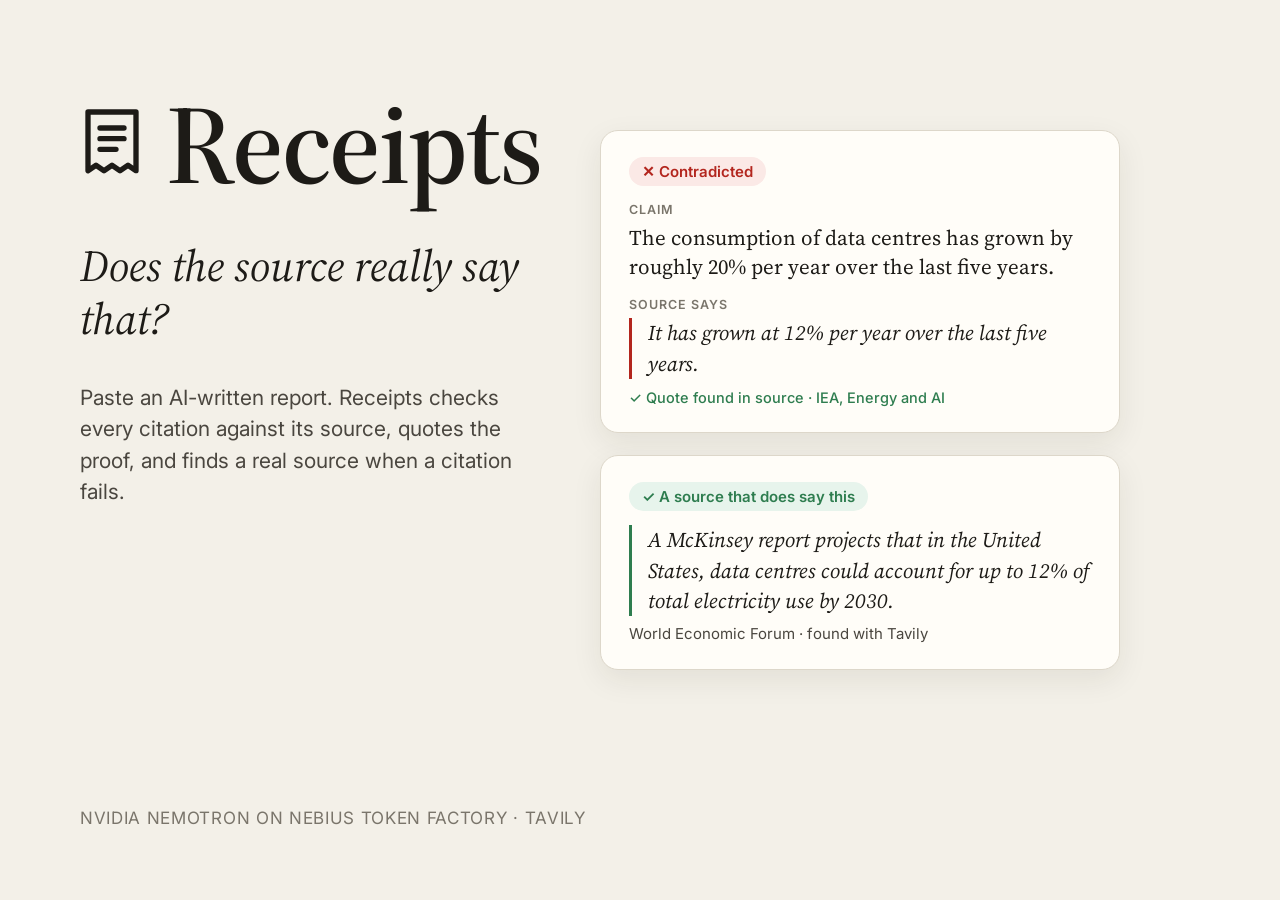
<file: devpost/thumbnail.html>
<!doctype html>
<html lang="en">
<head>
<meta charset="utf-8">
<title>Receipts thumbnail</title>
<link rel="preconnect" href="https://fonts.googleapis.com">
<link href="https://fonts.googleapis.com/css2?family=Inter:wght@400;500;600&family=Source+Serif+4:ital,opsz,wght@0,8..60,500;0,8..60,600;1,8..60,400&display=swap" rel="stylesheet">
<style>
  :root { --paper: #f3f0e8; --ink: #1d1b17; --ink-2: #4a463f; --ink-3: #7a756b; --rule: #ddd7ca;
          --red: #b3261e; --red-bg: #fbe9e6; --green: #2e7d4f; --green-bg: #e7f4ec; }
  * { box-sizing: border-box; margin: 0; }
  body { width: 1200px; height: 800px; background: var(--paper); color: var(--ink); font-family: Inter, sans-serif;
         display: grid; grid-template-columns: 1fr 520px; gap: 56px; padding: 88px 80px; }
  .mark { display: flex; align-items: center; gap: 22px; }
  .mark svg { width: 64px; height: 76px; }
  h1 { font: 600 112px/1 "Source Serif 4", serif; letter-spacing: -0.02em; }
  .q { font: italic 400 44px/1.2 "Source Serif 4", serif; margin-top: 40px; max-width: 520px; }
  .sub { margin-top: 36px; font-size: 21px; line-height: 1.5; color: var(--ink-2); max-width: 520px; }
  .by { position: absolute; left: 80px; bottom: 72px; font-size: 17px; letter-spacing: 0.04em; color: var(--ink-3); text-transform: uppercase; }
  .cards { display: flex; flex-direction: column; gap: 22px; justify-content: center; }
  .card { background: #fffdf8; border: 1px solid var(--rule); border-radius: 18px; padding: 26px 28px; box-shadow: 0 10px 30px rgba(40, 32, 16, 0.08); }
  .badge { display: inline-flex; align-items: center; gap: 8px; font-weight: 600; font-size: 15px; padding: 5px 13px; border-radius: 999px; }
  .bad { color: var(--red); background: var(--red-bg); }
  .good { color: var(--green); background: var(--green-bg); }
  .label { font-size: 12.5px; font-weight: 600; letter-spacing: 0.08em; text-transform: uppercase; color: var(--ink-3); margin: 16px 0 6px; }
  .claim { font: 400 21px/1.4 "Source Serif 4", serif; }
  blockquote { font: italic 400 21px/1.45 "Source Serif 4", serif; border-left: 3px solid var(--red); padding-left: 16px; }
  .good-q { border-left-color: var(--green); }
  .ok { margin-top: 10px; font-size: 14.5px; color: var(--green); font-weight: 500; }
  .src { font-size: 15px; color: var(--ink-2); margin-top: 8px; }
</style>
</head>
<body>
  <div>
    <div class="mark">
      <svg viewBox="0 0 24 28" fill="none" stroke="currentColor" stroke-width="2" stroke-linejoin="round"><path d="M3 2h18v22l-3-2-3 2-3-2-3 2-3-2-3 2z"/><path d="M7.5 8h9M7.5 12h9M7.5 16h6" stroke-linecap="round"/></svg>
      <h1>Receipts</h1>
    </div>
    <p class="q">Does the source really say that?</p>
    <p class="sub">Paste an AI-written report. Receipts checks every citation against its source, quotes the proof, and finds a real source when a citation fails.</p>
    <p class="by">NVIDIA Nemotron on Nebius Token Factory · Tavily</p>
  </div>
  <div class="cards">
    <div class="card">
      <span class="badge bad">✕ Contradicted</span>
      <p class="label">Claim</p>
      <p class="claim">The consumption of data centres has grown by roughly 20% per year over the last five years.</p>
      <p class="label">Source says</p>
      <blockquote>It has grown at 12% per year over the last five years.</blockquote>
      <p class="ok">✓ Quote found in source · IEA, Energy and AI</p>
    </div>
    <div class="card">
      <span class="badge good">✓ A source that does say this</span>
      <blockquote class="good-q" style="margin-top:14px">A McKinsey report projects that in the United States, data centres could account for up to 12% of total electricity use by 2030.</blockquote>
      <p class="src">World Economic Forum · found with Tavily</p>
    </div>
  </div>
</body>
</html>
</file>
